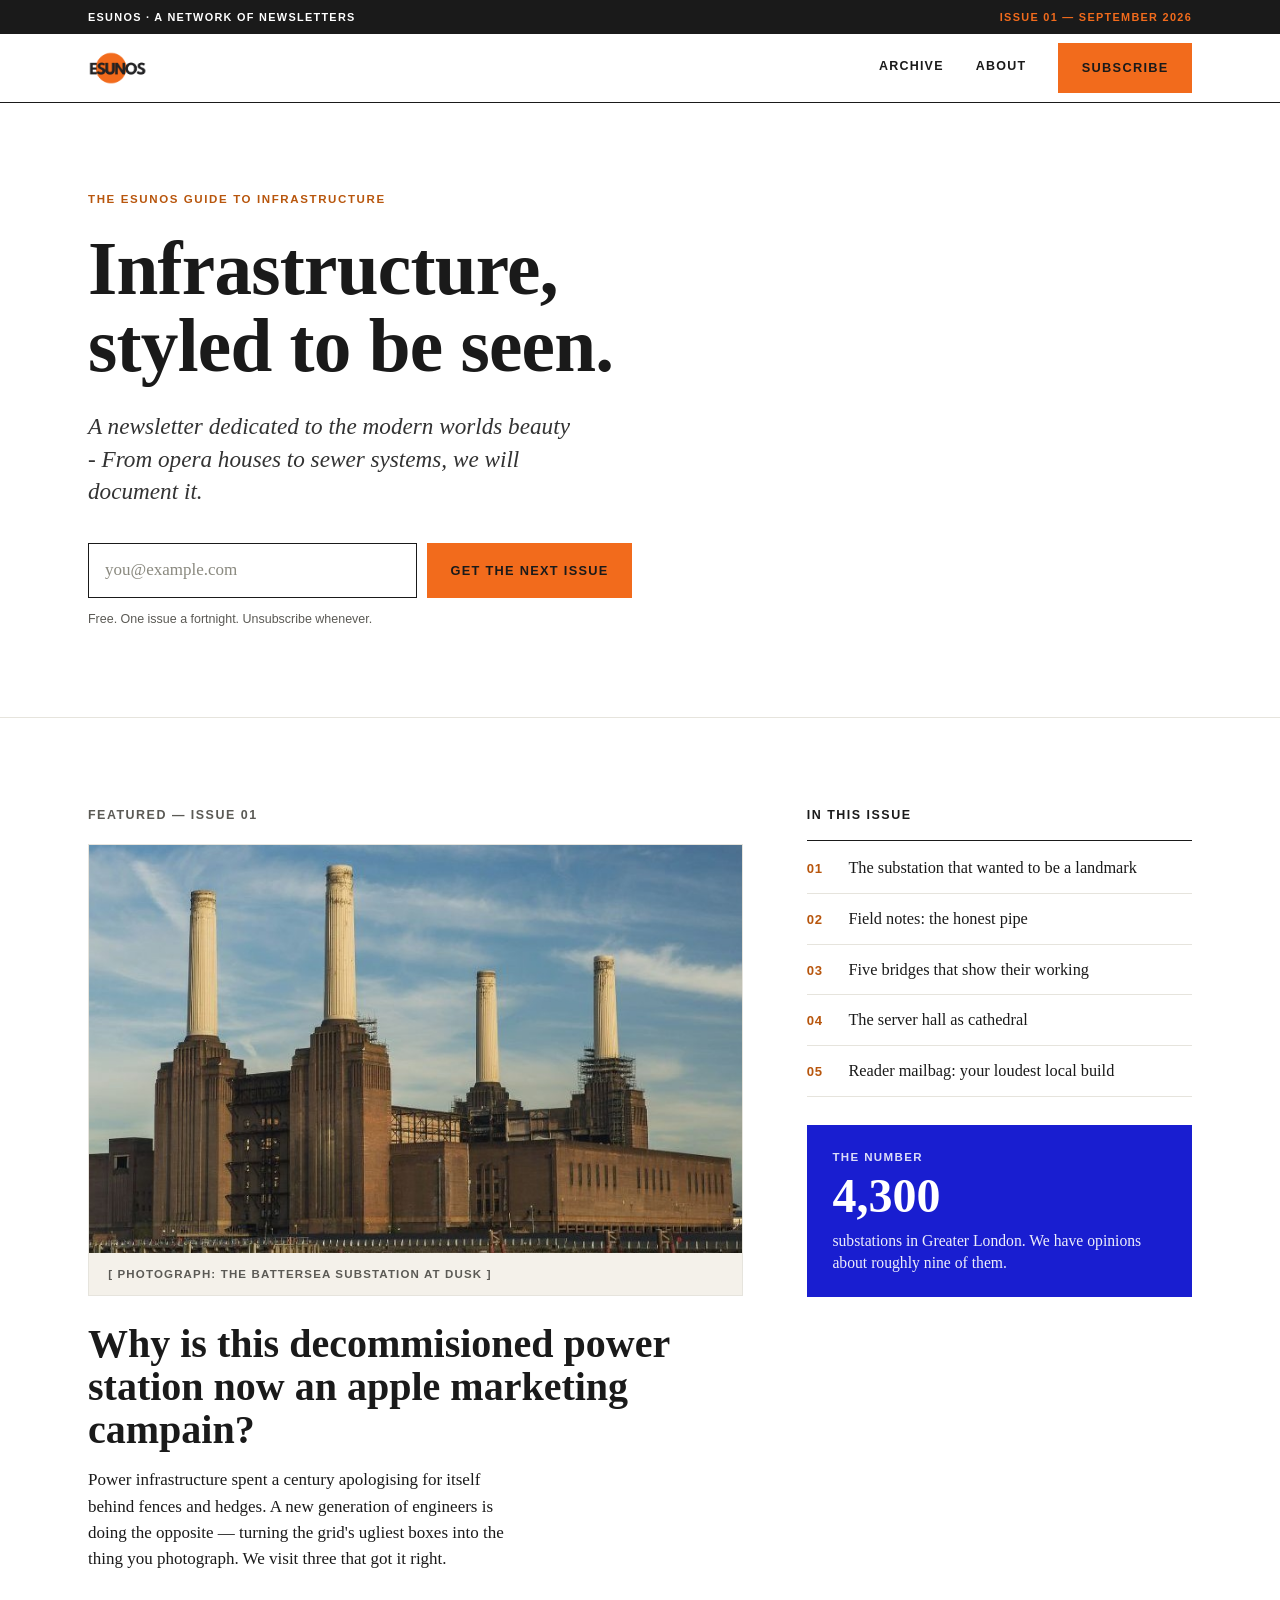
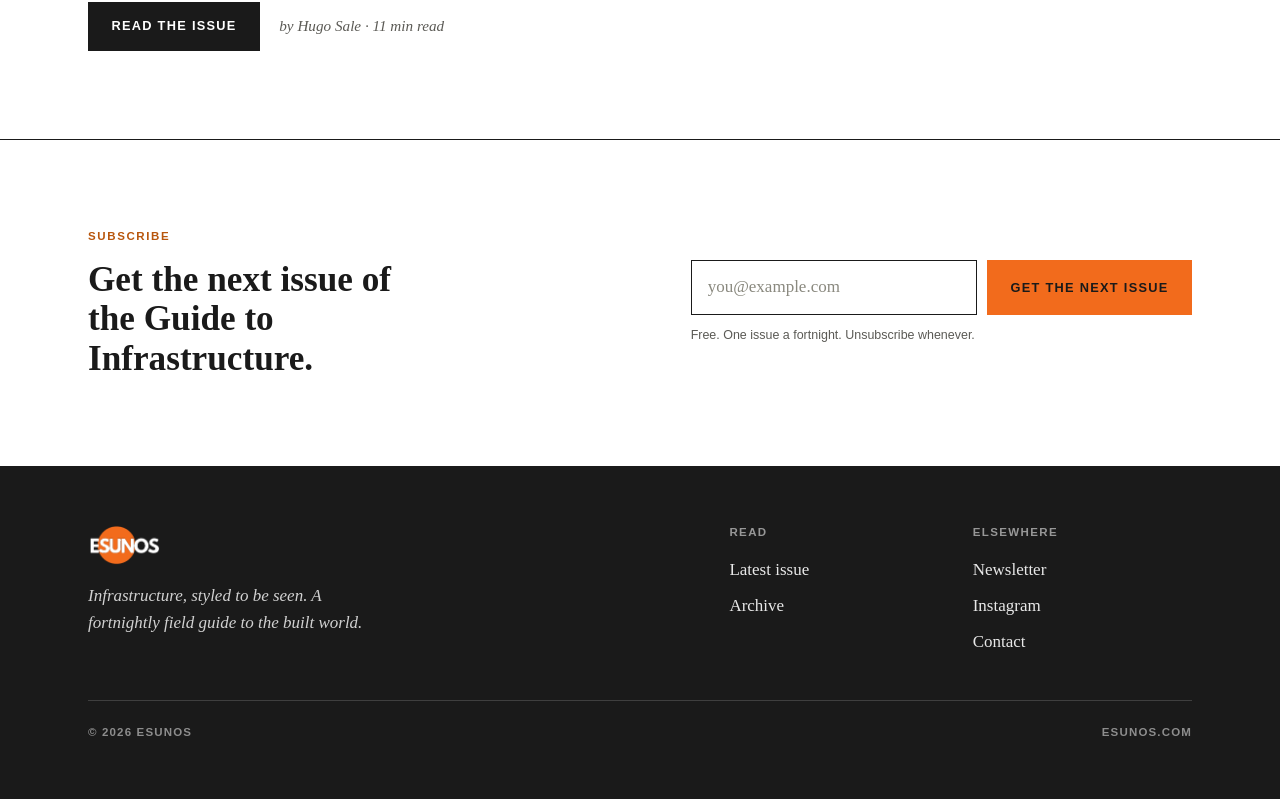
<file: index.html>
<!DOCTYPE html>
<html lang="en">
<head>
  <meta charset="utf-8">
  <meta name="viewport" content="width=device-width, initial-scale=1">

  <!-- data-ref [L0000] -->
  <title>ESUNOS — The Guide to Infrastructure</title>
  <!-- data-ref [L0001] -->
  <meta name="description" content="A newsletter dedicated to the modern worlds beauty - From opera houses to sewer systems, we will document it. ">

  <link rel="canonical" href="https://esunos.com/">
  <link rel="icon" href="favicon.svg" type="image/svg+xml">
  <meta name="theme-color" content="#f26b1c">

  <!-- Open Graph / social share (audit item 9) -->
  <meta property="og:type" content="website">
  <meta property="og:site_name" content="ESUNOS">
  <meta property="og:title" content="ESUNOS — The Guide to Infrastructure">
  <meta property="og:description" content="Infrastructure, styled to be seen. A fortnightly field guide to the built world.">
  <meta property="og:url" content="https://esunos.com/">
  <meta property="og:image" content="https://esunos.com/og-image.png">
  <meta name="twitter:card" content="summary_large_image">
  <meta name="twitter:title" content="ESUNOS — The Guide to Infrastructure">
  <meta name="twitter:description" content="Infrastructure, styled to be seen. A fortnightly field guide to the built world.">
  <meta name="twitter:image" content="https://esunos.com/og-image.png">

  <link rel="stylesheet" href="styles.css">

  <!-- Structured data (audit item 9) -->
  <script type="application/ld+json">
  {
    "@context": "https://schema.org",
    "@type": "Organization",
    "name": "ESUNOS",
    "url": "https://esunos.com/",
    "description": "A network of newsletters. The first is The ESUNOS Guide to Infrastructure.",
    "logo": "https://esunos.com/og-image.png"
  }
  </script>
</head>
<body>
  <a class="skip-link" href="#main">Skip to content</a>

  <!-- ===================== UTILITY BAR ===================== -->
  <div class="utilitybar">
    <div class="wrap">
      <!-- data-ref [L0600] -->
      <span data-ref="[L0600]">ESUNOS · A Network of Newsletters</span>
      <!-- data-ref [L7800] -->
      <span class="utilitybar__issue" data-ref="[L7800]">Issue 01 — September 2026</span>
    </div>
  </div>

  <!-- ===================== MASTHEAD / NAV ===================== -->
  <header class="masthead">
    <div class="wrap">
      <a class="logo-link" href="/" aria-label="ESUNOS home">
        <img class="logo" src="logo.png" alt="ESUNOS" width="297" height="172">
      </a>
      <nav class="mainnav" aria-label="Primary">
        <div class="mainnav__links">
          <!-- data-ref [L6802] --><a class="navlink" href="#dispatches" data-ref="[L6802]">Archive</a>
          <!-- data-ref [L7602] --><a class="navlink" href="about.html" data-ref="[L7602]">About</a>
        </div>
        <a class="btn btn--orange" href="#subscribe">Subscribe</a>
      </nav>
    </div>
  </header>

  <main id="main">

    <!-- ===================== HERO ===================== -->
    <section class="hero" aria-labelledby="hero-title">
      <div class="wrap">
        <!-- data-ref [L0607] -->
        <p class="eyebrow hero__eyebrow" data-ref="[L0607]">The ESUNOS Guide to Infrastructure</p>
        <!-- data-ref [L0608] -->
        <h1 class="hero__title" id="hero-title" data-ref="[L0608]">Infrastructure, styled to be seen.</h1>
        <!-- data-ref [L0614] -->
        <p class="hero__deck" data-ref="[L0614]">A newsletter dedicated to the modern worlds beauty - From opera houses to sewer systems, we will document it. </p>

        <!-- Subscribe form. PLACEHOLDER: not wired to an email provider.
             Wire to Buttondown / Kit / Resend later — see README.md. -->
        <form class="signup" data-esp="PLACEHOLDER" novalidate>
          <div class="signup__row">
            <label class="visually-hidden" for="hero-email">Email address</label>
            <!-- data-ref [L0619] (input placeholder text) -->
            <input class="signup__input" id="hero-email" name="email" type="email"
                   inputmode="email" autocomplete="email" required
                   placeholder="you@example.com" data-ref="[L0619]"
                   aria-describedby="hero-note">
            <button class="btn btn--orange" type="submit">Get the next issue</button>
          </div>
          <!-- data-ref [L0621] -->
          <p class="signup__note" id="hero-note" data-ref="[L0621]">Free. One issue a fortnight. Unsubscribe whenever.</p>
          <p class="signup__success" role="status" aria-live="polite">Thanks — check your inbox to confirm your subscription.</p>
        </form>
      </div>
    </section>

    <hr class="section-rule">

    <!-- ===================== FEATURED ISSUE ===================== -->
    <section class="featured" id="featured" aria-labelledby="featured-headline">
      <div class="wrap featured__grid">
        <div class="featured__main">
          <!-- data-ref [L0628] -->
          <p class="label featured__label" data-ref="[L0628]">Featured — Issue 01</p>
          <figure class="figure">
            <img src="images/battersea-station.jpg" alt="The Battersea substation lit at dusk">
            <!-- data-ref [L0842] -->
            <figcaption class="figure__caption" data-ref="[L0842]">[ Photograph: the Battersea substation at dusk ]</figcaption>
          </figure>
          <!-- data-ref [L0644] -->
          <h2 class="featured__headline" id="featured-headline" data-ref="[L0644]"><a href="issue-01.html">Why is this decommisioned power station now an apple marketing campain?</a></h2>
          <!-- data-ref [L0647] -->
          <p class="featured__body" data-ref="[L0647]">Power infrastructure spent a century apologising for itself behind fences and hedges. A new generation of engineers is doing the opposite — turning the grid's ugliest boxes into the thing you photograph. We visit three that got it right.</p>
          <div class="featured__foot">
            <a class="btn btn--ink" href="issue-01.html">Read the issue</a>
            <!-- data-ref [L2152] -->
            <span class="featured__byline" data-ref="[L2152]">by Hugo Sale · 11 min read</span>
          </div>
        </div>

        <aside class="featured__rail" aria-labelledby="rail-heading">
          <!-- data-ref [L6328] -->
          <h3 class="label rail__heading" id="rail-heading" data-ref="[L6328]">In this issue</h3>
          <ol class="rail__list">
            <li class="rail__item"><span class="rail__num" aria-hidden="true">01</span><!-- data-ref [L6629] --><span class="rail__title" data-ref="[L6629]">The substation that wanted to be a landmark</span></li>
            <li class="rail__item"><span class="rail__num" aria-hidden="true">02</span><!-- data-ref [L6631] --><span class="rail__title" data-ref="[L6631]">Field notes: the honest pipe</span></li>
            <li class="rail__item"><span class="rail__num" aria-hidden="true">03</span><!-- data-ref [L6633] --><span class="rail__title" data-ref="[L6633]">Five bridges that show their working</span></li>
            <li class="rail__item"><span class="rail__num" aria-hidden="true">04</span><!-- data-ref [L6635] --><span class="rail__title" data-ref="[L6635]">The server hall as cathedral</span></li>
            <li class="rail__item"><span class="rail__num" aria-hidden="true">05</span><!-- data-ref [L6636] --><span class="rail__title" data-ref="[L6636]">Reader mailbag: your loudest local build</span></li>
          </ol>

          <div class="statbox">
            <!-- data-ref [L6539] -->
            <p class="statbox__label" data-ref="[L6539]">The number</p>
            <!-- data-ref [L6540] -->
            <p class="statbox__number" data-ref="[L6540]">4,300</p>
            <!-- data-ref [L6542] -->
            <p class="statbox__caption" data-ref="[L6542]">substations in Greater London. We have opinions about roughly nine of them.</p>
          </div>
        </aside>
      </div>
    </section>

    <!-- RECENT DISPATCHES removed 2026-09-25 — full markup parked in inactive/recent-dispatches.txt -->
    <!-- NETWORK BAND removed 2026-09-25 — full markup parked in inactive/network-band.txt -->

    <!-- ===================== CLOSING SUBSCRIBE BAND ===================== -->
    <!-- Added per audit item 3 (repeat the form). Not in the original sketch. -->
    <section class="closing" id="subscribe" aria-labelledby="closing-heading">
      <div class="wrap closing__grid">
        <div>
          <!-- data-ref [L0679] -->
          <p class="eyebrow closing__eyebrow" data-ref="[L0679]">Subscribe</p>
          <!-- data-ref [L0680] -->
          <h2 class="closing__heading" id="closing-heading" data-ref="[L0680]">Get the next issue of the Guide to Infrastructure.</h2>
        </div>
        <form class="signup" data-esp="PLACEHOLDER" novalidate>
          <div class="signup__row">
            <label class="visually-hidden" for="closing-email">Email address</label>
            <!-- data-ref [L5380] -->
            <input class="signup__input" id="closing-email" name="email" type="email"
                   inputmode="email" autocomplete="email" required
                   placeholder="you@example.com" data-ref="[L5380]"
                   aria-describedby="closing-note">
            <button class="btn btn--orange" type="submit">Get the next issue</button>
          </div>
          <!-- data-ref [L5383] -->
          <p class="signup__note" id="closing-note" data-ref="[L5383]">Free. One issue a fortnight. Unsubscribe whenever.</p>
          <p class="signup__success" role="status" aria-live="polite">Thanks — check your inbox to confirm your subscription.</p>
        </form>
      </div>
    </section>
  </main>

  <!-- ===================== FOOTER ===================== -->
  <footer class="sitefooter">
    <div class="wrap">
      <div class="footer__top">
        <div class="footer__brand">
          <img class="logo logo--footer" src="logo-light.png" alt="ESUNOS" width="297" height="172">
          <!-- data-ref [L0692] -->
          <p class="footer__tagline" data-ref="[L0692]">Infrastructure, styled to be seen. A fortnightly field guide to the built world.</p>
        </div>
        <div class="footer__cols">
          <div>
            <!-- data-ref [L5690] -->
            <p class="footer__colhead" data-ref="[L5690]">Read</p>
            <ul class="footer__links">
              <!-- data-ref [L5691] --><li><a href="issue-01.html" data-ref="[L5691]">Latest issue</a></li>
              <!-- data-ref [L5692] --><li><a href="#dispatches" data-ref="[L5692]">Archive</a></li>
            </ul>
          </div>
          <div>
            <!-- data-ref [L7690] -->
            <p class="footer__colhead" data-ref="[L7690]">Elsewhere</p>
            <ul class="footer__links">
              <!-- data-ref [L7691] --><li><a href="#subscribe" data-ref="[L7691]">Newsletter</a></li>
              <!-- data-ref [L7692] --><li><a href="about.html" data-ref="[L7692]">Instagram</a></li>
              <!-- data-ref [L7693] --><li><a href="about.html" data-ref="[L7693]">Contact</a></li>
            </ul>
          </div>
        </div>
      </div>
      <div class="footer__bottom">
        <!-- data-ref [L0696] -->
        <span data-ref="[L0696]">© 2026 ESUNOS</span>
        <!-- data-ref [L8696] -->
        <span data-ref="[L8696]">esunos.com</span>
      </div>
    </div>
  </footer>

  <script src="subscribe.js" defer></script>
</body>
</html>
</file>
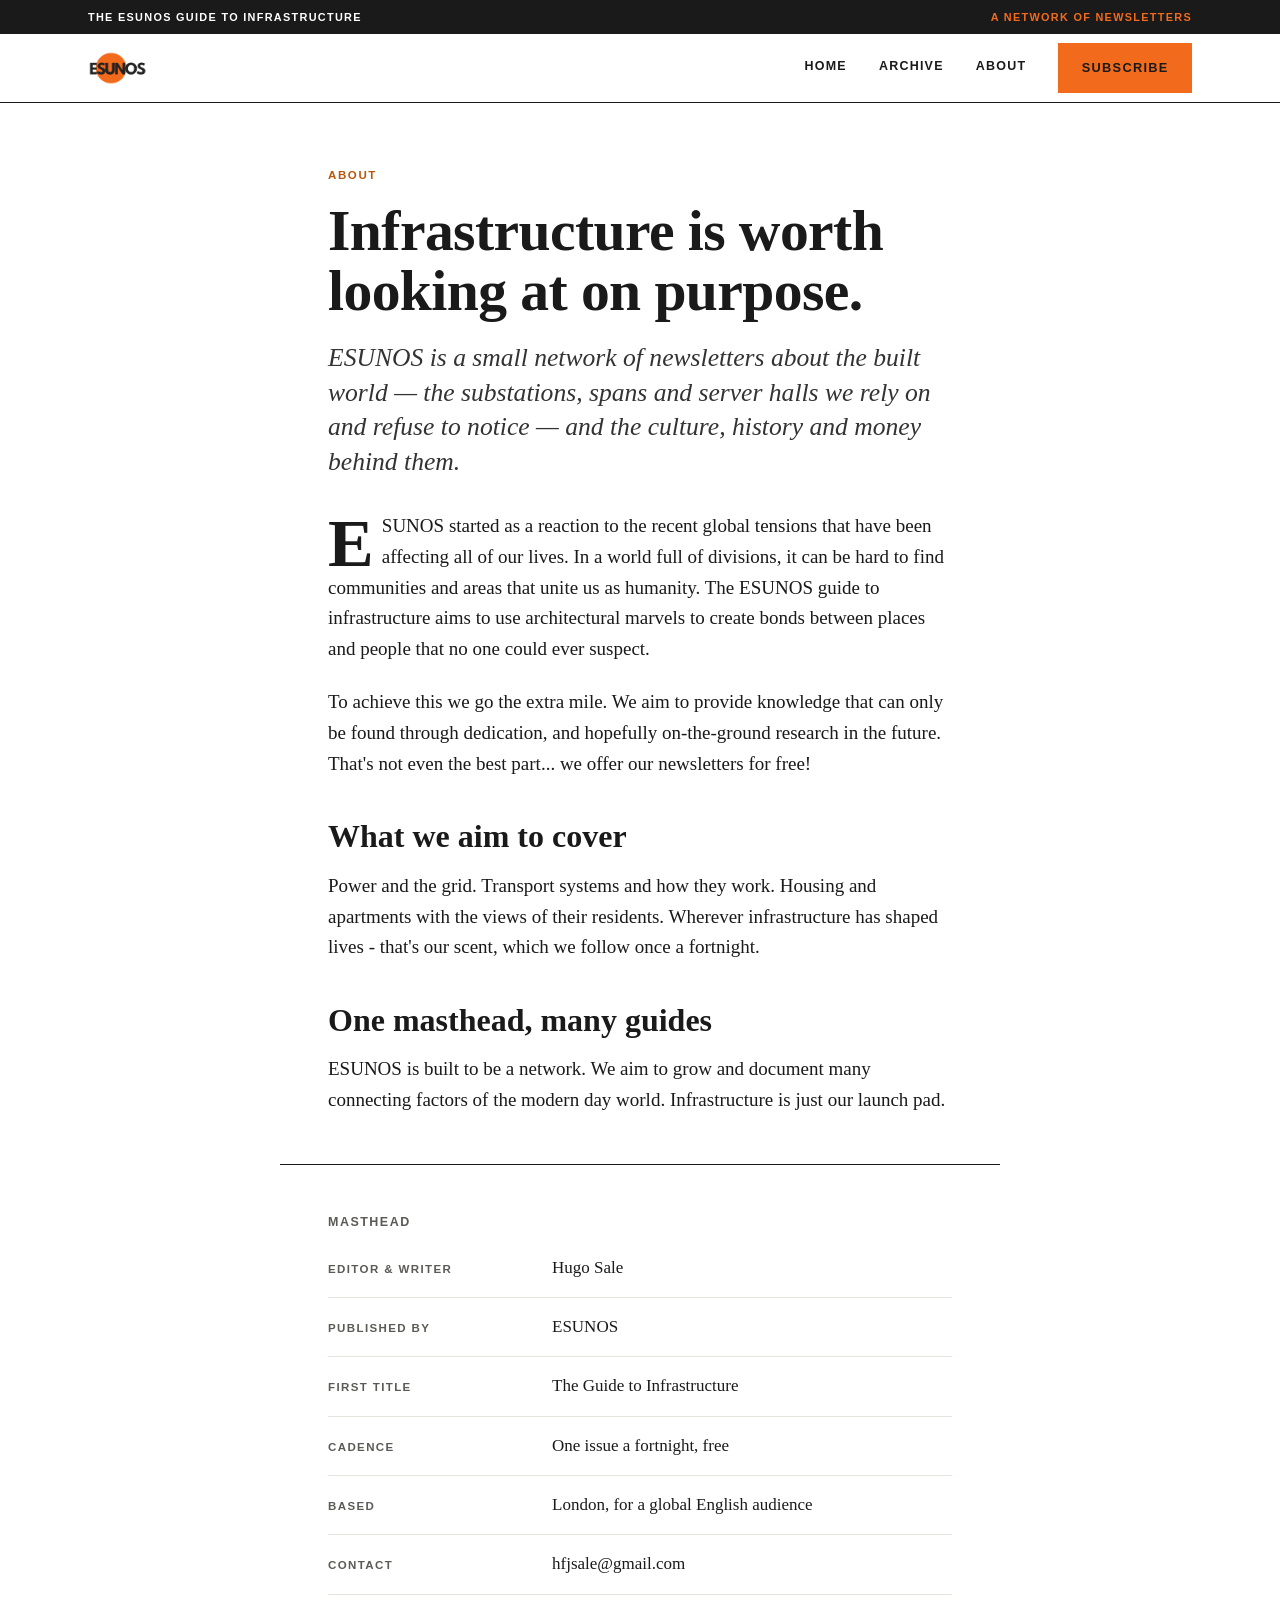
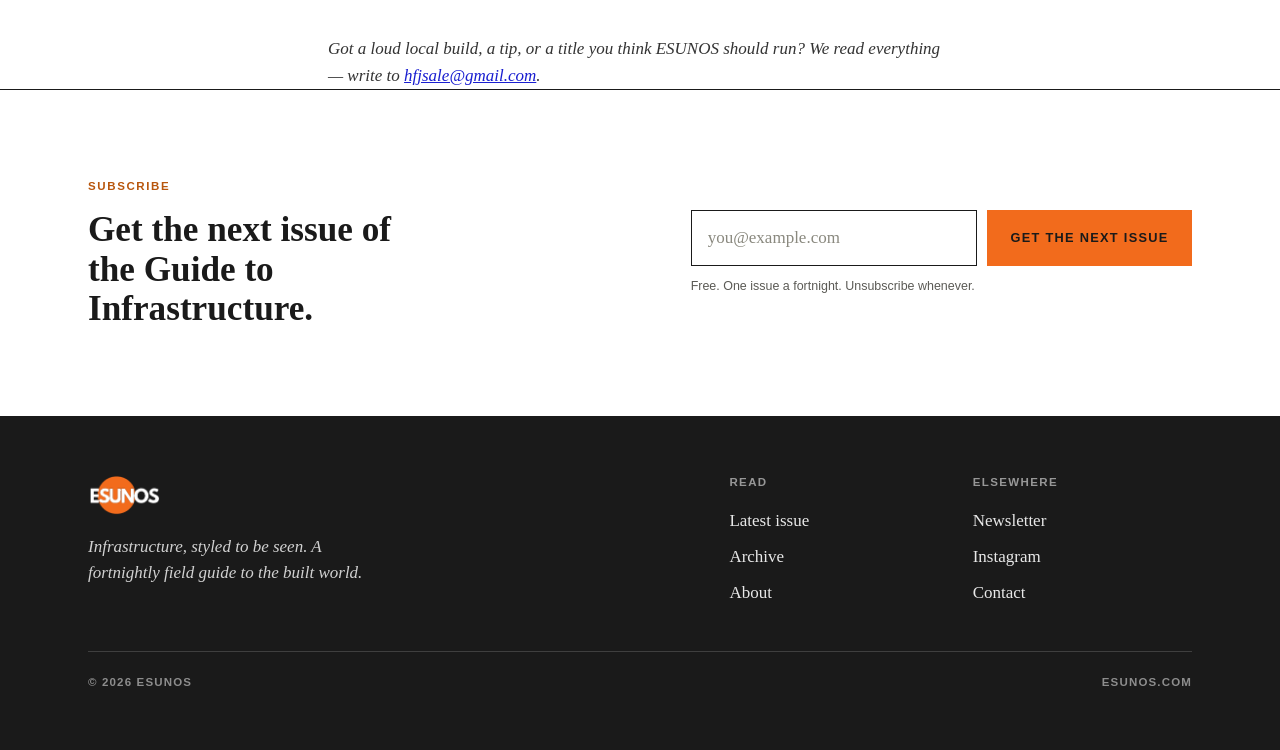
<file: about.html>
<!DOCTYPE html>
<html lang="en">
<head>
  <meta charset="utf-8">
  <meta name="viewport" content="width=device-width, initial-scale=1">

  <!-- data-ref [O0000] -->
  <title>About — ESUNOS</title>
  <!-- data-ref [O0001] -->
  <meta name="description" content="ESUNOS aims to grow into a community that can connect people to the built world - the culture, history, design and the money that drives the force to create infrastructure.">

  <link rel="canonical" href="https://esunos.com/about.html">
  <link rel="icon" href="favicon.svg" type="image/svg+xml">
  <meta name="theme-color" content="#f26b1c">

  <!-- Open Graph / social share -->
  <meta property="og:type" content="website">
  <meta property="og:site_name" content="ESUNOS">
  <meta property="og:title" content="About — ESUNOS">
  <meta property="og:description" content="A network of newsletters about the built world, styled to be seen.">
  <meta property="og:url" content="https://esunos.com/about.html">
  <meta property="og:image" content="https://esunos.com/og-image.png">
  <meta name="twitter:card" content="summary_large_image">

  <link rel="stylesheet" href="styles.css">
</head>
<body>
  <a class="skip-link" href="#main">Skip to content</a>

  <!-- ===================== UTILITY BAR ===================== -->
  <div class="utilitybar">
    <div class="wrap">
      <!-- data-ref [O0600] -->
      <span data-ref="[O0600]">The ESUNOS Guide to Infrastructure</span>
      <!-- data-ref [O7700] -->
      <span class="utilitybar__issue" data-ref="[O7700]">A Network of Newsletters</span>
    </div>
  </div>

  <!-- ===================== MASTHEAD / NAV ===================== -->
  <header class="masthead">
    <div class="wrap">
      <a class="logo-link" href="index.html" aria-label="ESUNOS home">
        <img class="logo" src="logo.png" alt="ESUNOS" width="297" height="172">
      </a>
      <nav class="mainnav" aria-label="Primary">
        <div class="mainnav__links">
          <!-- data-ref [O6202] --><a class="navlink" href="index.html" data-ref="[O6202]">Home</a>
          <!-- data-ref [O6802] --><a class="navlink" href="index.html#dispatches" data-ref="[O6802]">Archive</a>
          <!-- data-ref [O7602] --><a class="navlink" href="about.html" aria-current="page" data-ref="[O7602]">About</a>
        </div>
        <a class="btn btn--orange" href="#subscribe">Subscribe</a>
      </nav>
    </div>
  </header>

  <main id="main">
    <article class="article">

      <!-- ===================== ABOUT HEADER ===================== -->
      <header class="read about-head">
        <!-- data-ref [O2507] -->
        <p class="eyebrow about__eyebrow" data-ref="[O2507]">About</p>
        <!-- data-ref [O2508] -->
        <h1 class="article__title" data-ref="[O2508]">Infrastructure is worth looking at on purpose.</h1>
        <!-- data-ref [O2514] -->
        <p class="article__deck" data-ref="[O2514]">ESUNOS is a small network of newsletters about the built world — the substations, spans and server halls we rely on and refuse to notice — and the culture, history and money behind them.</p>
      </header>

      <!-- ===================== ABOUT BODY ===================== -->
      <div class="read article__body">
        <!-- data-ref [O2520] -->
        <p data-ref="[O2520]">ESUNOS started as a reaction to the recent global tensions that have been affecting all of our lives. In a world full of divisions, it can be hard to find communities and areas that unite us as humanity. The ESUNOS guide to infrastructure aims to use architectural marvels to create bonds between places and people that no one could ever suspect.</p>
        <!-- data-ref [O2529] -->
        <p data-ref="[O2529]">To achieve this we go the extra mile. We aim to provide knowledge that can only be found through dedication, and hopefully on-the-ground research in the future. That's not even the best part... we offer our newsletters for free!</p>

        <!-- data-ref [O2535] -->
        <h2 data-ref="[O2535]">What we aim to cover</h2>
        <!-- data-ref [O2537] -->
        <p data-ref="[O2537]">Power and the grid. Transport systems and how they work. Housing and apartments with the views of their residents. Wherever infrastructure has shaped lives - that's our scent, which we follow once a fortnight.</p>

        <!-- data-ref [O2544] -->
        <h2 data-ref="[O2544]">One masthead, many guides</h2>
        <!-- data-ref [O2546] -->
        <p data-ref="[O2546]">ESUNOS is built to be a network. We aim to grow and document many connecting factors of the modern day world. Infrastructure is just our launch pad.</p>
      </div>

      <!-- ===================== MASTHEAD / CREDITS ===================== -->
      <section class="read about-masthead" aria-labelledby="masthead-heading">
        <!-- data-ref [O2553] -->
        <h2 class="label about-masthead__heading" id="masthead-heading" data-ref="[O2553]">Masthead</h2>
        <dl class="about-credits">
          <div class="about-credits__row">
            <!-- data-ref [O2555] --><dt class="about-credits__label" data-ref="[O2555]">Editor &amp; writer</dt>
            <!-- data-ref [O4355] --><dd class="about-credits__value" data-ref="[O4355]">Hugo Sale</dd>
          </div>
          <div class="about-credits__row">
            <!-- data-ref [O2558] --><dt class="about-credits__label" data-ref="[O2558]">Published by</dt>
            <!-- data-ref [O4358] --><dd class="about-credits__value" data-ref="[O4358]">ESUNOS</dd>
          </div>
          <div class="about-credits__row">
            <!-- data-ref [O2560] --><dt class="about-credits__label" data-ref="[O2560]">First title</dt>
            <!-- data-ref [O4360] --><dd class="about-credits__value" data-ref="[O4360]">The Guide to Infrastructure</dd>
          </div>
          <div class="about-credits__row">
            <!-- data-ref [O2563] --><dt class="about-credits__label" data-ref="[O2563]">Cadence</dt>
            <!-- data-ref [O4362] --><dd class="about-credits__value" data-ref="[O4362]">One issue a fortnight, free</dd>
          </div>
          <div class="about-credits__row">
            <!-- data-ref [O2565] --><dt class="about-credits__label" data-ref="[O2565]">Based</dt>
            <!-- data-ref [O4365] --><dd class="about-credits__value" data-ref="[O4365]">London, for a global English audience</dd>
          </div>
          <div class="about-credits__row">
            <!-- data-ref [O2567] --><dt class="about-credits__label" data-ref="[O2567]">Contact</dt>
            <!-- data-ref [O4367] --><dd class="about-credits__value" data-ref="[O4367]">hfjsale@gmail.com</dd>
          </div>
        </dl>
      </section>

      <!-- ===================== CONTACT / PITCH ===================== -->
      <section class="read about-contact">
        <!-- data-ref [O2570] -->
        <p class="about-contact__line" data-ref="[O2570]">Got a loud local build, a tip, or a title you think ESUNOS should run? We read everything — write to <a href="mailto:hfjsale@gmail.com">hfjsale@gmail.com</a>.</p>
      </section>

    </article>

    <!-- ===================== CLOSING SUBSCRIBE BAND ===================== -->
    <section class="closing" id="subscribe" aria-labelledby="closing-heading">
      <div class="wrap closing__grid">
        <div>
          <!-- data-ref [O0676] -->
          <p class="eyebrow closing__eyebrow" data-ref="[O0676]">Subscribe</p>
          <!-- data-ref [O0677] -->
          <h2 class="closing__heading" id="closing-heading" data-ref="[O0677]">Get the next issue of the Guide to Infrastructure.</h2>
        </div>
        <form class="signup" data-esp="PLACEHOLDER" novalidate>
          <div class="signup__row">
            <label class="visually-hidden" for="about-email">Email address</label>
            <!-- data-ref [O5377] -->
            <input class="signup__input" id="about-email" name="email" type="email"
                   inputmode="email" autocomplete="email" required
                   placeholder="you@example.com" data-ref="[O5377]"
                   aria-describedby="about-note">
            <button class="btn btn--orange" type="submit">Get the next issue</button>
          </div>
          <!-- data-ref [O5380] -->
          <p class="signup__note" id="about-note" data-ref="[O5380]">Free. One issue a fortnight. Unsubscribe whenever.</p>
          <p class="signup__success" role="status" aria-live="polite">Thanks — check your inbox to confirm your subscription.</p>
        </form>
      </div>
    </section>
  </main>

  <!-- ===================== FOOTER ===================== -->
  <footer class="sitefooter">
    <div class="wrap">
      <div class="footer__top">
        <div class="footer__brand">
          <img class="logo logo--footer" src="logo-light.png" alt="ESUNOS" width="297" height="172">
          <!-- data-ref [O0690] -->
          <p class="footer__tagline" data-ref="[O0690]">Infrastructure, styled to be seen. A fortnightly field guide to the built world.</p>
        </div>
        <div class="footer__cols">
          <div>
            <!-- data-ref [O5688] -->
            <p class="footer__colhead" data-ref="[O5688]">Read</p>
            <ul class="footer__links">
              <!-- data-ref [O5689] --><li><a href="issue-01.html" data-ref="[O5689]">Latest issue</a></li>
              <!-- data-ref [O5691] --><li><a href="index.html#dispatches" data-ref="[O5691]">Archive</a></li>
              <!-- data-ref [O5692] --><li><a href="about.html" data-ref="[O5692]">About</a></li>
            </ul>
          </div>
          <div>
            <!-- data-ref [O7688] -->
            <p class="footer__colhead" data-ref="[O7688]">Elsewhere</p>
            <ul class="footer__links">
              <!-- data-ref [O7689] --><li><a href="index.html#subscribe" data-ref="[O7689]">Newsletter</a></li>
              <!-- data-ref [O7691] --><li><a href="about.html" data-ref="[O7691]">Instagram</a></li>
              <!-- data-ref [O7692] --><li><a href="about.html" data-ref="[O7692]">Contact</a></li>
            </ul>
          </div>
        </div>
      </div>
      <div class="footer__bottom">
        <!-- data-ref [O0696] -->
        <span data-ref="[O0696]">© 2026 ESUNOS</span>
        <!-- data-ref [O8696] -->
        <span data-ref="[O8696]">esunos.com</span>
      </div>
    </div>
  </footer>

  <script src="subscribe.js" defer></script>
</body>
</html>
</file>
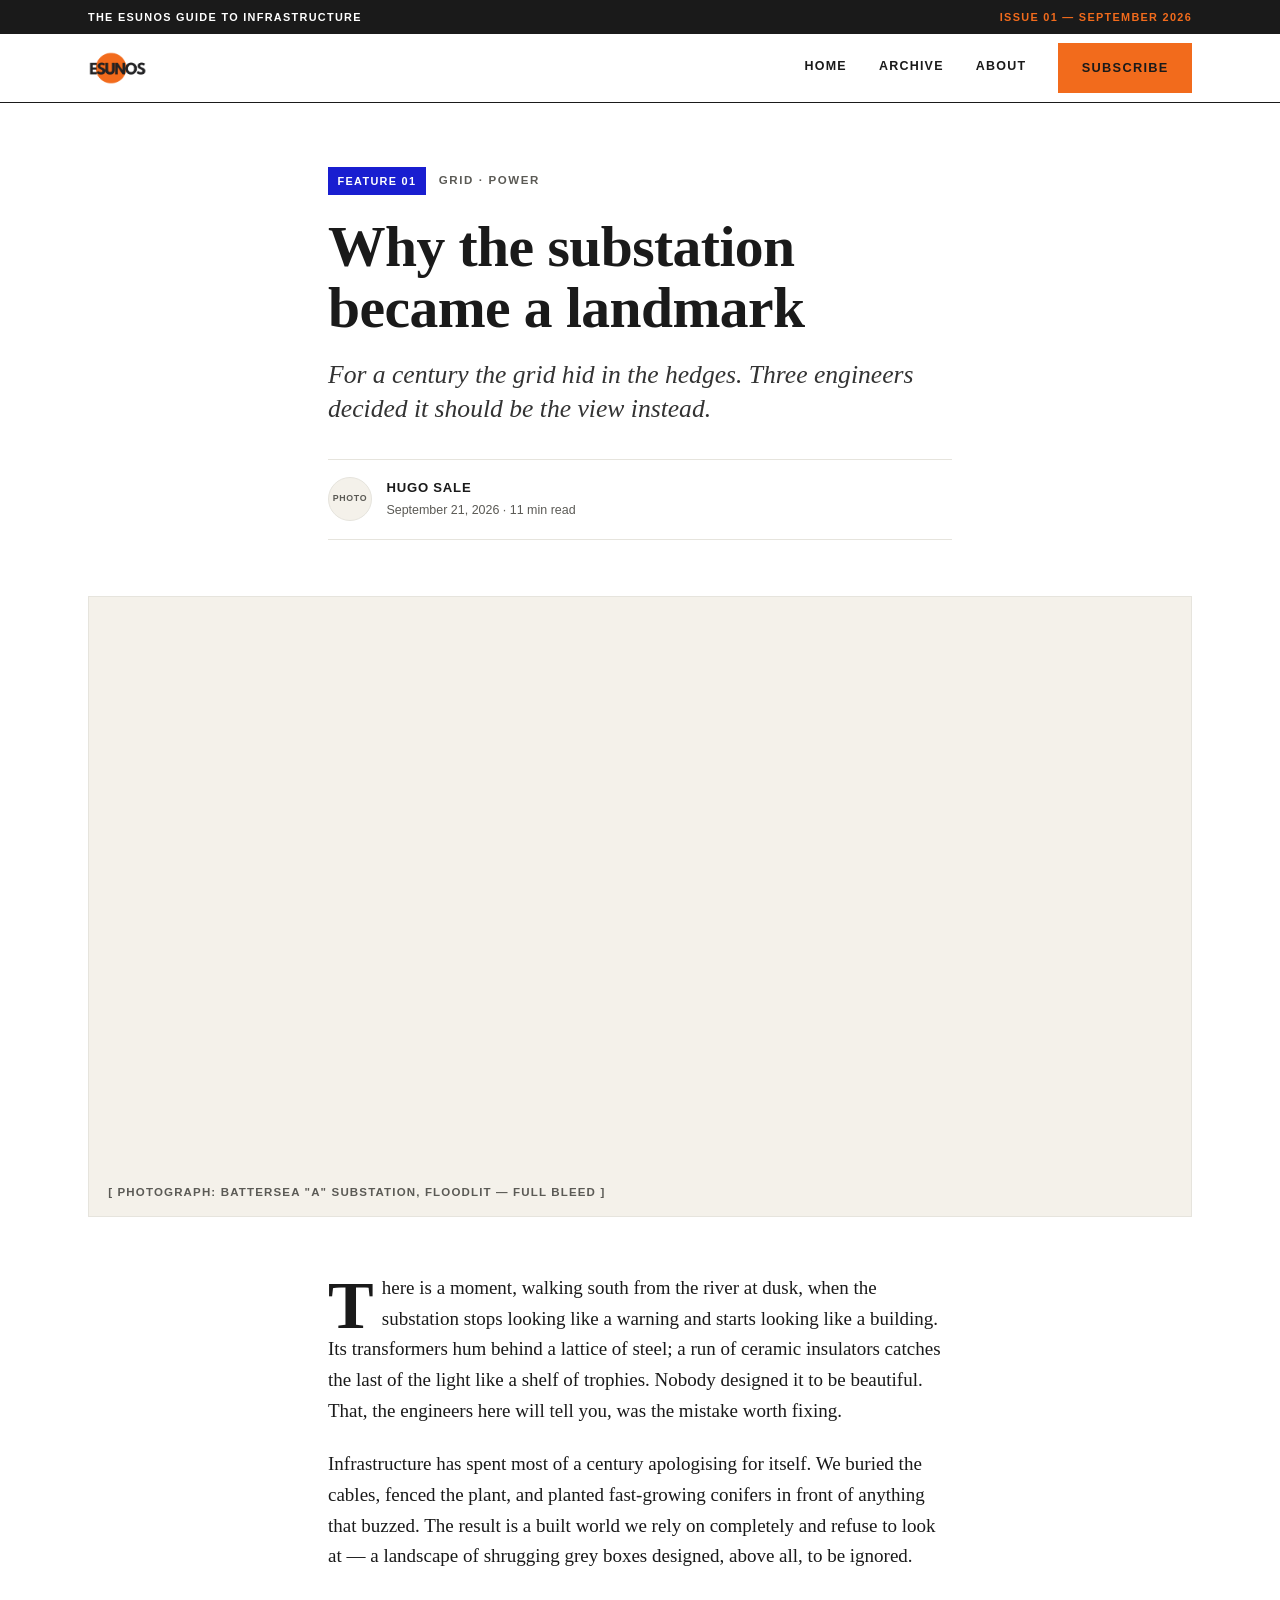
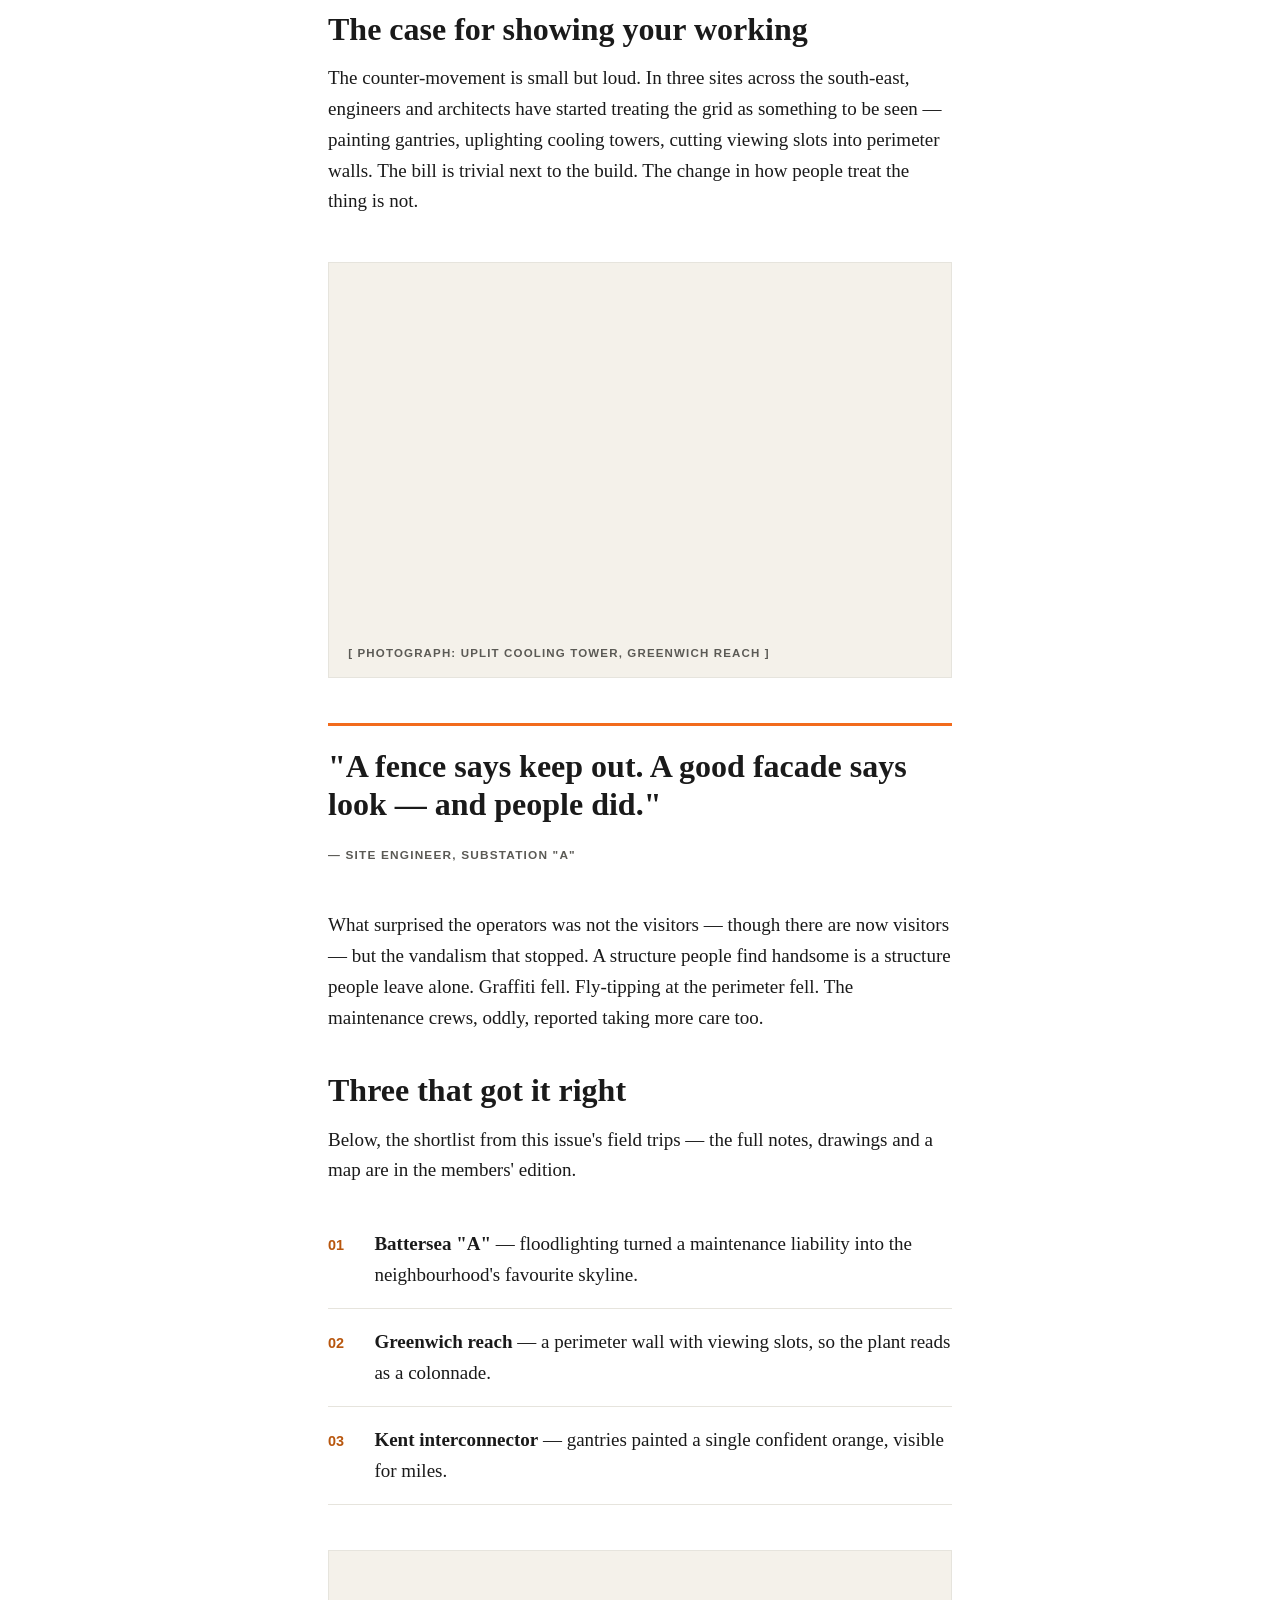
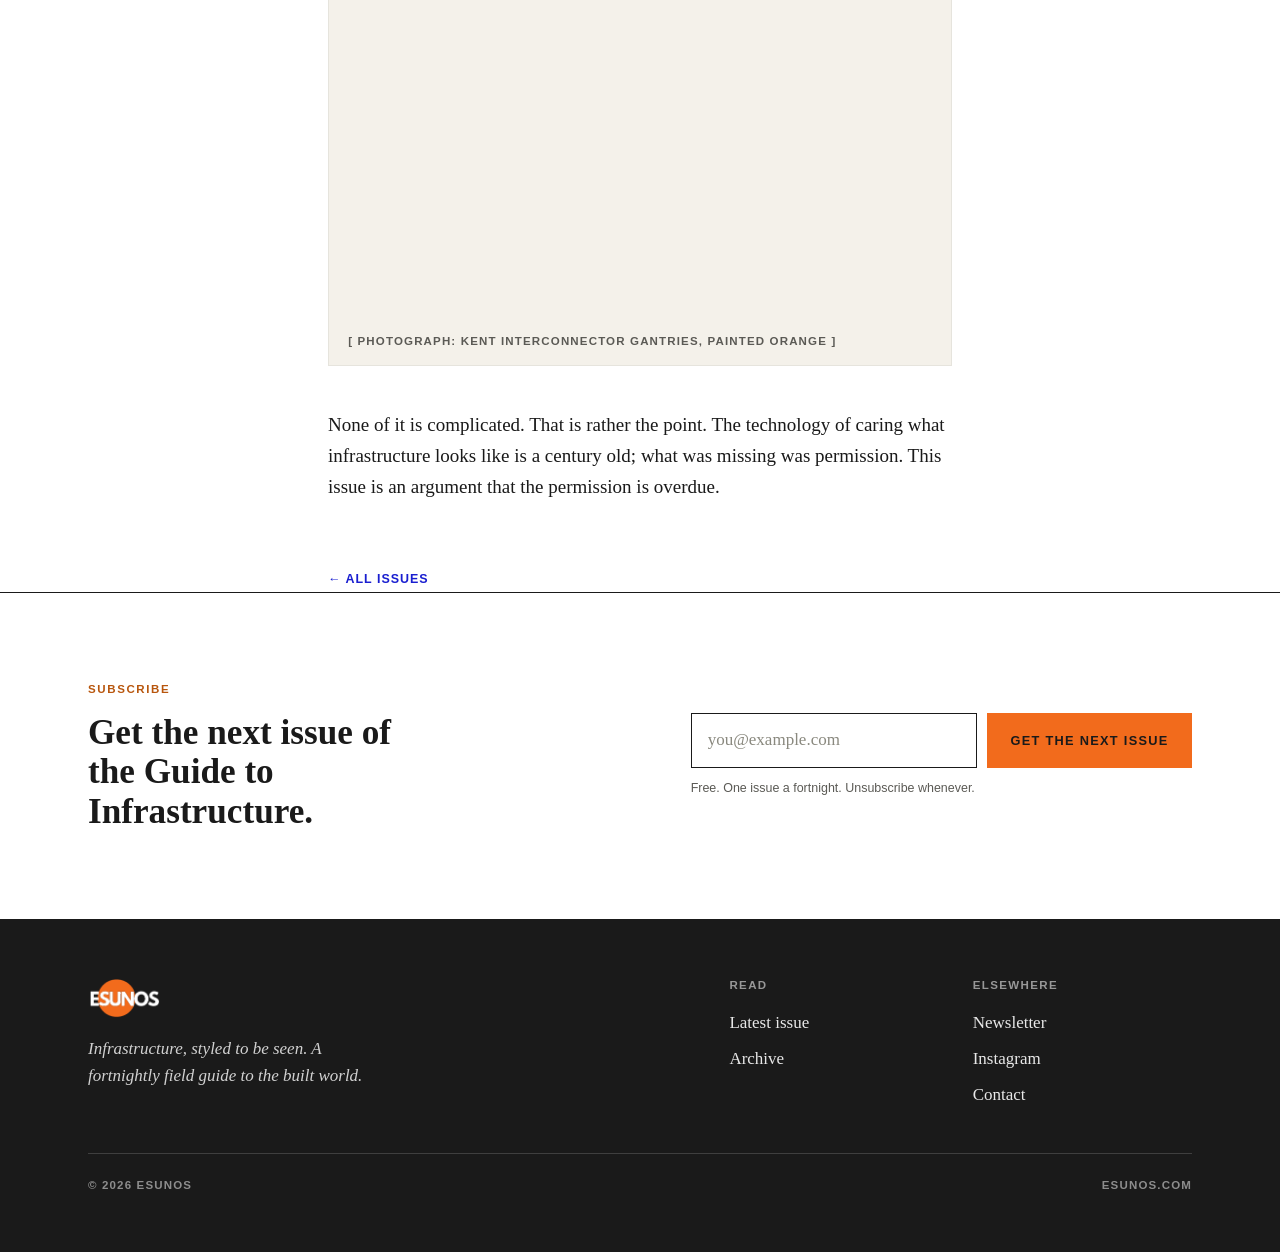
<file: issue-01.html>
<!DOCTYPE html>
<html lang="en">
<head>
  <meta charset="utf-8">
  <meta name="viewport" content="width=device-width, initial-scale=1">

  <!-- data-ref [I0000] -->
  <title>Why the substation became a landmark — ESUNOS Issue 01</title>
  <!-- data-ref [I0001] -->
  <meta name="description" content="For a century the grid hid in the hedges. Three engineers decided it should be the view instead. The ESUNOS Guide to Infrastructure, Issue 01.">

  <link rel="canonical" href="https://esunos.com/issue-01.html">
  <link rel="icon" href="favicon.svg" type="image/svg+xml">
  <meta name="theme-color" content="#f26b1c">

  <!-- Open Graph / social share -->
  <meta property="og:type" content="article">
  <meta property="og:site_name" content="ESUNOS">
  <meta property="og:title" content="Why the substation became a landmark">
  <meta property="og:description" content="For a century the grid hid in the hedges. Three engineers decided it should be the view instead.">
  <meta property="og:url" content="https://esunos.com/issue-01.html">
  <meta property="og:image" content="https://esunos.com/og-image.png">
  <meta name="twitter:card" content="summary_large_image">

  <link rel="stylesheet" href="styles.css">

  <script type="application/ld+json">
  {
    "@context": "https://schema.org",
    "@type": "Article",
    "headline": "Why the substation became a landmark",
    "author": { "@type": "Person", "name": "Hugo Sale" },
    "publisher": { "@type": "Organization", "name": "ESUNOS" },
    "datePublished": "2026-09-21",
    "url": "https://esunos.com/issue-01.html"
  }
  </script>
</head>
<body>
  <a class="skip-link" href="#main">Skip to content</a>

  <!-- ===================== UTILITY BAR ===================== -->
  <div class="utilitybar">
    <div class="wrap">
      <!-- data-ref [I0600] -->
      <span data-ref="[I0600]">The ESUNOS Guide to Infrastructure</span>
      <!-- data-ref [I7800] -->
      <span class="utilitybar__issue" data-ref="[I7800]">Issue 01 — September 2026</span>
    </div>
  </div>

  <!-- ===================== MASTHEAD / NAV ===================== -->
  <header class="masthead">
    <div class="wrap">
      <a class="logo-link" href="index.html" aria-label="ESUNOS home">
        <img class="logo" src="logo.png" alt="ESUNOS" width="297" height="172">
      </a>
      <nav class="mainnav" aria-label="Primary">
        <div class="mainnav__links">
          <!-- data-ref [I6201] --><a class="navlink" href="index.html" data-ref="[I6201]">Home</a>
          <!-- data-ref [I6801] --><a class="navlink" href="index.html#dispatches" data-ref="[I6801]">Archive</a>
          <!-- data-ref [I7601] --><a class="navlink" href="about.html" data-ref="[I7601]">About</a>
        </div>
        <a class="btn btn--orange" href="#subscribe">Subscribe</a>
      </nav>
    </div>
  </header>

  <main id="main">
    <article class="article">

      <!-- ===================== ARTICLE HEADER ===================== -->
      <header class="read">
        <div class="article__meta">
          <!-- data-ref [I2504] -->
          <span class="pill" data-ref="[I2504]">Feature 01</span>
          <!-- data-ref [I3404] -->
          <span class="eyebrow article__kicker" data-ref="[I3404]">Grid · Power</span>
        </div>
        <!-- data-ref [I2505] -->
        <h1 class="article__title" data-ref="[I2505]">Why the substation became a landmark</h1>
        <!-- data-ref [I2508] -->
        <p class="article__deck" data-ref="[I2508]">For a century the grid hid in the hedges. Three engineers decided it should be the view instead.</p>

        <div class="byline">
          <!-- PHOTO AREA — author avatar. Replace this div with:
               <img class="byline__avatar" src="authors/hugo.jpg" alt="Hugo Sale"> -->
          <!-- data-ref [I2511] -->
          <div class="byline__avatar" data-ref="[I2511]" role="img" aria-label="Author photo placeholder">PHOTO</div>
          <div>
            <!-- data-ref [I3011] -->
            <div class="byline__name" data-ref="[I3011]">Hugo Sale</div>
            <!-- data-ref [I3012] -->
            <div class="byline__meta" data-ref="[I3012]">September 21, 2026 · 11 min read</div>
          </div>
        </div>
      </header>

      <!-- ===================== LEAD PHOTO (full bleed) ===================== -->
      <div class="wrap">
        <!-- PHOTO AREA 1 — lead image. Replace with:
             <img src="issue-01/lead.jpg" alt="…"> inside the <figure>. -->
        <figure class="figure figure--bleed">
          <!-- data-ref [I0826] -->
          <figcaption class="figure__caption" data-ref="[I0826]">[ Photograph: Battersea "A" substation, floodlit — full bleed ]</figcaption>
        </figure>
      </div>

      <!-- ===================== ARTICLE BODY ===================== -->
      <div class="read article__body">
        <!-- data-ref [I2528] -->
        <p data-ref="[I2528]">There is a moment, walking south from the river at dusk, when the substation stops looking like a warning and starts looking like a building. Its transformers hum behind a lattice of steel; a run of ceramic insulators catches the last of the light like a shelf of trophies. Nobody designed it to be beautiful. That, the engineers here will tell you, was the mistake worth fixing.</p>
        <!-- data-ref [I2532] -->
        <p data-ref="[I2532]">Infrastructure has spent most of a century apologising for itself. We buried the cables, fenced the plant, and planted fast-growing conifers in front of anything that buzzed. The result is a built world we rely on completely and refuse to look at — a landscape of shrugging grey boxes designed, above all, to be ignored.</p>

        <!-- data-ref [I2536] -->
        <h2 data-ref="[I2536]">The case for showing your working</h2>
        <!-- data-ref [I2537] -->
        <p data-ref="[I2537]">The counter-movement is small but loud. In three sites across the south-east, engineers and architects have started treating the grid as something to be seen — painting gantries, uplighting cooling towers, cutting viewing slots into perimeter walls. The bill is trivial next to the build. The change in how people treat the thing is not.</p>

        <!-- PHOTO AREA 2 — in-body figure. Replace with an <img> inside the <figure>. -->
        <figure class="figure figure--inline">
          <!-- data-ref [I2750] -->
          <figcaption class="figure__caption" data-ref="[I2750]">[ Photograph: uplit cooling tower, Greenwich reach ]</figcaption>
        </figure>

        <blockquote class="pullquote">
          <!-- data-ref [I2552] -->
          <p data-ref="[I2552]">"A fence says keep out. A good facade says look — and people did."</p>
          <!-- data-ref [I2554] -->
          <cite data-ref="[I2554]">— Site engineer, Substation "A"</cite>
        </blockquote>

        <!-- data-ref [I2556] -->
        <p data-ref="[I2556]">What surprised the operators was not the visitors — though there are now visitors — but the vandalism that stopped. A structure people find handsome is a structure people leave alone. Graffiti fell. Fly-tipping at the perimeter fell. The maintenance crews, oddly, reported taking more care too.</p>

        <!-- data-ref [I2559] -->
        <h2 data-ref="[I2559]">Three that got it right</h2>
        <!-- data-ref [I2561] -->
        <p data-ref="[I2561]">Below, the shortlist from this issue's field trips — the full notes, drawings and a map are in the members' edition.</p>

        <ol class="keylist">
          <li><span class="keylist__num" aria-hidden="true">01</span>
            <!-- data-ref [I2963] -->
            <span data-ref="[I2963]"><b>Battersea "A"</b> — floodlighting turned a maintenance liability into the neighbourhood's favourite skyline.</span></li>
          <li><span class="keylist__num" aria-hidden="true">02</span>
            <!-- data-ref [I2965] -->
            <span data-ref="[I2965]"><b>Greenwich reach</b> — a perimeter wall with viewing slots, so the plant reads as a colonnade.</span></li>
          <li><span class="keylist__num" aria-hidden="true">03</span>
            <!-- data-ref [I2967] -->
            <span data-ref="[I2967]"><b>Kent interconnector</b> — gantries painted a single confident orange, visible for miles.</span></li>
        </ol>

        <!-- PHOTO AREA 3 — in-body figure. Replace with an <img> inside the <figure>. -->
        <figure class="figure figure--inline">
          <!-- data-ref [I2779] -->
          <figcaption class="figure__caption" data-ref="[I2779]">[ Photograph: Kent interconnector gantries, painted orange ]</figcaption>
        </figure>

        <!-- data-ref [I2580] -->
        <p data-ref="[I2580]">None of it is complicated. That is rather the point. The technology of caring what infrastructure looks like is a century old; what was missing was permission. This issue is an argument that the permission is overdue.</p>
      </div>

      <div class="read article__back">
        <a href="index.html#dispatches">← All issues</a>
      </div>
    </article>

    <!-- ===================== CLOSING SUBSCRIBE BAND ===================== -->
    <section class="closing" id="subscribe" aria-labelledby="closing-heading">
      <div class="wrap closing__grid">
        <div>
          <!-- data-ref [I0686] -->
          <p class="eyebrow closing__eyebrow" data-ref="[I0686]">Subscribe</p>
          <!-- data-ref [I0687] -->
          <h2 class="closing__heading" id="closing-heading" data-ref="[I0687]">Get the next issue of the Guide to Infrastructure.</h2>
        </div>
        <form class="signup" data-esp="PLACEHOLDER" novalidate>
          <div class="signup__row">
            <label class="visually-hidden" for="issue-email">Email address</label>
            <!-- data-ref [I5387] -->
            <input class="signup__input" id="issue-email" name="email" type="email"
                   inputmode="email" autocomplete="email" required
                   placeholder="you@example.com" data-ref="[I5387]"
                   aria-describedby="issue-note">
            <button class="btn btn--orange" type="submit">Get the next issue</button>
          </div>
          <!-- data-ref [I5389] -->
          <p class="signup__note" id="issue-note" data-ref="[I5389]">Free. One issue a fortnight. Unsubscribe whenever.</p>
          <p class="signup__success" role="status" aria-live="polite">Thanks — check your inbox to confirm your subscription.</p>
        </form>
      </div>
    </section>
  </main>

  <!-- ===================== FOOTER ===================== -->
  <footer class="sitefooter">
    <div class="wrap">
      <div class="footer__top">
        <div class="footer__brand">
          <img class="logo logo--footer" src="logo-light.png" alt="ESUNOS" width="297" height="172">
          <!-- data-ref [I0694] -->
          <p class="footer__tagline" data-ref="[I0694]">Infrastructure, styled to be seen. A fortnightly field guide to the built world.</p>
        </div>
        <div class="footer__cols">
          <div>
            <!-- data-ref [I5693] -->
            <p class="footer__colhead" data-ref="[I5693]">Read</p>
            <ul class="footer__links">
              <!-- data-ref [I5694] --><li><a href="issue-01.html" data-ref="[I5694]">Latest issue</a></li>
              <!-- data-ref [I5695] --><li><a href="index.html#dispatches" data-ref="[I5695]">Archive</a></li>
            </ul>
          </div>
          <div>
            <!-- data-ref [I7693] -->
            <p class="footer__colhead" data-ref="[I7693]">Elsewhere</p>
            <ul class="footer__links">
              <!-- data-ref [I7694] --><li><a href="index.html#subscribe" data-ref="[I7694]">Newsletter</a></li>
              <!-- data-ref [I7695] --><li><a href="about.html" data-ref="[I7695]">Instagram</a></li>
              <!-- data-ref [I7696] --><li><a href="about.html" data-ref="[I7696]">Contact</a></li>
            </ul>
          </div>
        </div>
      </div>
      <div class="footer__bottom">
        <!-- data-ref [I0697] -->
        <span data-ref="[I0697]">© 2026 ESUNOS</span>
        <!-- data-ref [I8697] -->
        <span data-ref="[I8697]">esunos.com</span>
      </div>
    </div>
  </footer>

  <script src="subscribe.js" defer></script>
</body>
</html>
</file>
<file: styles.css>
/* =============================================================
   ESUNOS — Landing page styles
   Grounded in: ESUNOS Website Sketch (page 1), build audit
   (2026-09-21), brand notes. Colours sampled directly from the
   sketch render. See README.md and CONTENT.md.
   ============================================================= */

/* ---- Design tokens ---------------------------------------- */
:root {
  /* Neutrals (the ~90% base) */
  --ink:            #1a1a1a;   /* text, utility bar, footer      */
  --paper:          #ffffff;   /* main background                */
  --paper-warm:     #f9f8f4;   /* alternating band background    */
  --paper-place:    #f4f1ea;   /* image placeholder fill         */
  --meta:           #5b5a55;   /* secondary / meta text (>=4.5:1) */
  --hairline:       #e6e4dd;   /* rules on light backgrounds     */
  --hairline-ink:   rgba(255,255,255,.16); /* rules on dark      */

  /* Accents (the ~10%) — used sparingly, never as large fills */
  --orange:         #f26b1c;   /* BRAND orange: logo + CTA fills */
  --orange-deep:    #b8560d;   /* orange TEXT on light bg (~4.8:1)*/
  --blue:           #191ed0;   /* secondary accent, sparingly    */

  --on-orange:      #1a1a1a;   /* ink text on orange (~6.9:1)    */
  --on-ink:         #ffffff;   /* text on ink                    */

  /* Type */
  --serif: "Times New Roman", Times, "Liberation Serif", Georgia, serif;
  --sans:  "Helvetica Neue", Arial, "Segoe UI", system-ui, -apple-system, sans-serif;

  /* Layout */
  --wrap: 1200px;
  --gutter: clamp(1rem, 4vw, 3rem);
  --rule: 1px solid var(--hairline);
}

/* ---- Reset ------------------------------------------------- */
*, *::before, *::after { box-sizing: border-box; }
* { margin: 0; }
html { -webkit-text-size-adjust: 100%; scroll-behavior: smooth; }
body {
  font-family: var(--serif);
  color: var(--ink);
  background: var(--paper);
  line-height: 1.55;
  font-size: 1.0625rem;
  -webkit-font-smoothing: antialiased;
  text-rendering: optimizeLegibility;
}
img, svg { display: block; max-width: 100%; }
a { color: inherit; }
button { font: inherit; cursor: pointer; }
input { font: inherit; }
:focus-visible {
  outline: 2px solid var(--blue);
  outline-offset: 2px;
}
@media (prefers-reduced-motion: reduce) {
  html { scroll-behavior: auto; }
  * { transition: none !important; animation: none !important; }
}

/* ---- Helpers ----------------------------------------------- */
.wrap { width: 100%; max-width: var(--wrap); margin-inline: auto; padding-inline: var(--gutter); }

.eyebrow {                     /* small uppercase UI label */
  font-family: var(--sans);
  font-size: .72rem;
  font-weight: 700;
  letter-spacing: .14em;
  text-transform: uppercase;
}
.label {                       /* medium uppercase label */
  font-family: var(--sans);
  font-size: .78rem;
  font-weight: 700;
  letter-spacing: .12em;
  text-transform: uppercase;
  color: var(--meta);
}
.accent-orange { color: var(--orange-deep); }
.accent-blue   { color: var(--blue); }

.skip-link {
  position: absolute; left: -999px; top: 0; z-index: 100;
  background: var(--ink); color: var(--on-ink);
  padding: .6rem 1rem; font-family: var(--sans); font-size: .85rem;
}
.skip-link:focus { left: .5rem; top: .5rem; }

.visually-hidden {
  position: absolute !important; width: 1px; height: 1px;
  padding: 0; margin: -1px; overflow: hidden; clip: rect(0 0 0 0);
  white-space: nowrap; border: 0;
}

/* ---- Buttons ----------------------------------------------- */
.btn {
  display: inline-block;
  font-family: var(--sans);
  font-size: .8rem;
  font-weight: 700;
  letter-spacing: .1em;
  text-transform: uppercase;
  text-decoration: none;
  padding: .85rem 1.4rem;
  border: 1px solid transparent;
  transition: background-color .15s ease, color .15s ease;
  white-space: nowrap;
}
.btn--orange { background: var(--orange); color: var(--on-orange); }
.btn--orange:hover { background: #e05f11; }
.btn--ink { background: var(--ink); color: var(--on-ink); }
.btn--ink:hover { background: #000; }

/* ---- Utility bar ------------------------------------------- */
.utilitybar {
  background: var(--ink);
  color: var(--on-ink);
}
.utilitybar .wrap {
  display: flex; justify-content: space-between; align-items: center;
  gap: 1rem; min-height: 34px;
  font-family: var(--sans); font-size: .68rem;
  font-weight: 700; letter-spacing: .12em; text-transform: uppercase;
}
.utilitybar__issue { color: var(--orange); }  /* orange on ink = ~5.7:1 */

/* ---- Header / nav ------------------------------------------ */
.masthead {
  position: sticky; top: 0; z-index: 50;
  background: var(--paper);
  border-bottom: 1px solid var(--ink);
}
.masthead .wrap {
  display: flex; align-items: center; justify-content: space-between;
  gap: 1rem; min-height: 68px;
}
.logo-link { display: inline-flex; align-items: center; }
.logo {                          /* the ESUNOS mark (raster, transparent) */
  height: 34px; width: auto; display: block;
}
@media (max-width: 640px) { .logo { height: 30px; } }
.mainnav { display: flex; align-items: center; gap: clamp(1rem, 2.5vw, 2.2rem); }
.mainnav__links { display: flex; gap: clamp(1rem, 2.5vw, 2.2rem); }
.mainnav a.navlink {
  font-family: var(--sans); font-size: .78rem; font-weight: 700;
  letter-spacing: .1em; text-transform: uppercase; text-decoration: none;
  color: var(--ink); padding: .3rem 0; border-bottom: 2px solid transparent;
}
.mainnav a.navlink:hover { border-bottom-color: var(--orange); }

/* ---- Section rhythm ---------------------------------------- */
main > section { padding-block: clamp(3rem, 7vw, 5.5rem); }
.section-rule { border: 0; border-top: var(--rule); margin: 0; }

/* ---- Hero -------------------------------------------------- */
.hero__eyebrow { color: var(--orange-deep); margin-bottom: 1.4rem; }
.hero__title {
  font-weight: 700;
  font-size: clamp(2.6rem, 7vw, 4.7rem);
  line-height: 1.02;
  letter-spacing: -.01em;
  max-width: 14ch;
  margin-bottom: 1.6rem;
}
.hero__deck {
  font-style: italic;
  font-size: clamp(1.15rem, 2.2vw, 1.45rem);
  line-height: 1.4;
  color: #333;
  max-width: 42ch;
  margin-bottom: 2.2rem;
}

/* ---- Subscribe form (hero + closing band) ------------------ */
.signup { max-width: 34rem; }
.signup__row { display: flex; flex-wrap: wrap; gap: .6rem; }
.signup__input {
  flex: 1 1 16rem;
  min-width: 0;
  padding: .85rem 1rem;
  border: 1px solid var(--ink);
  background: var(--paper);
  color: var(--ink);
  border-radius: 0;
}
.signup__input::placeholder { color: #8a897f; }
.signup__note {
  font-family: var(--sans); font-size: .78rem; color: var(--meta);
  margin-top: .7rem;
}
.signup__success {
  display: none;
  font-family: var(--sans); font-size: .9rem; font-weight: 600;
  color: var(--ink);
  border-left: 3px solid var(--orange);
  padding: .4rem 0 .4rem .9rem;
}
.signup.is-success .signup__row,
.signup.is-success .signup__note { display: none; }
.signup.is-success .signup__success { display: block; }

/* ---- Featured issue --------------------------------------- */
.featured__grid {
  display: grid;
  grid-template-columns: 1.7fr 1fr;
  gap: clamp(2rem, 5vw, 4rem);
  align-items: start;
}
.featured__label { color: var(--meta); margin-bottom: 1.2rem; }
.figure {
  border: 1px solid var(--hairline);
  background: var(--paper-place);
  aspect-ratio: 16 / 10;
  display: flex; align-items: flex-end;
  padding: 1rem 1.2rem;
}
/* When a real photo is dropped in, let the image define the box and drop
   the caption below it — otherwise the flex row lays image and caption
   side by side and the fixed aspect-ratio distorts both. */
.figure:has(img) {
  aspect-ratio: auto;
  display: block;
  padding: 0;
}
.figure > img {
  width: 100%;
  aspect-ratio: 16 / 10;
  object-fit: cover;
}
.figure--bleed > img { aspect-ratio: 16 / 9; }
.figure--inline > img { aspect-ratio: 3 / 2; }
.figure:has(img) .figure__caption { padding: .8rem 1.2rem; }
.figure__caption {
  font-family: var(--sans); font-size: .72rem; font-weight: 700;
  letter-spacing: .1em; text-transform: uppercase; color: var(--meta);
}
.featured__headline {
  font-weight: 700;
  font-size: clamp(1.8rem, 3.4vw, 2.5rem);
  line-height: 1.08;
  margin: 1.6rem 0 1rem;
}
.featured__headline a { text-decoration: none; }
.featured__headline a:hover { text-decoration: underline; }
.featured__body { max-width: 52ch; margin-bottom: 1.8rem; }
.featured__foot { display: flex; align-items: center; gap: 1.2rem; flex-wrap: wrap; }
.featured__byline { font-style: italic; color: var(--meta); font-size: .95rem; }

/* In this issue (right rail) */
.rail__heading {
  color: var(--ink); padding-bottom: .9rem;
  border-bottom: 1px solid var(--ink); margin-bottom: .2rem;
}
.rail__list { list-style: none; padding: 0; margin: 0 0 1.8rem; }
.rail__item {
  display: grid; grid-template-columns: 2.2rem 1fr; gap: .4rem;
  padding: .85rem 0; border-bottom: var(--rule);
  align-items: baseline;
}
.rail__num {
  font-family: var(--sans); font-weight: 700; font-size: .82rem;
  color: var(--orange-deep); letter-spacing: .04em;
}
.rail__title { font-size: 1.02rem; line-height: 1.3; }

/* Blue stat box (the only solid accent fill) */
.statbox { background: var(--blue); color: #fff; padding: 1.5rem 1.6rem; }
.statbox__label {
  font-family: var(--sans); font-size: .72rem; font-weight: 700;
  letter-spacing: .12em; text-transform: uppercase; opacity: .85;
}
.statbox__number {
  font-family: var(--serif); font-weight: 700; font-size: 3rem;
  line-height: 1; margin: .3rem 0 .6rem;
}
.statbox__caption { font-size: .98rem; line-height: 1.4; opacity: .92; }

/* ---- Recent dispatches ------------------------------------ */
.dispatches__head {
  display: flex; justify-content: space-between; align-items: baseline;
  gap: 1rem; flex-wrap: wrap;
  padding-bottom: 1rem; border-bottom: 1px solid var(--ink);
  margin-bottom: 2rem;
}
.dispatches__title { font-weight: 700; font-size: clamp(1.7rem, 3vw, 2.3rem); }
.dispatches__more {
  font-family: var(--sans); font-size: .78rem; font-weight: 700;
  letter-spacing: .1em; text-transform: uppercase;
  color: var(--blue); text-decoration: none;
}
.dispatches__more:hover { text-decoration: underline; }
.dispatch-grid {
  display: grid; grid-template-columns: repeat(3, 1fr);
  gap: clamp(1.4rem, 3vw, 2.4rem) clamp(1.6rem, 3.5vw, 3rem);
}
.dispatch { border-top: 1px solid var(--ink); padding-top: 1rem; }
.dispatch__kicker { margin-bottom: .7rem; }
.dispatch__kicker.is-orange { color: var(--orange-deep); }
.dispatch__kicker.is-blue   { color: var(--blue); }
.dispatch__title {
  font-weight: 700; font-size: 1.3rem; line-height: 1.14; margin-bottom: .8rem;
}
.dispatch__title a { text-decoration: none; }
.dispatch__title a:hover { text-decoration: underline; }
.dispatch__meta { font-family: var(--sans); font-size: .76rem; color: var(--meta); letter-spacing: .03em; }

/* ---- Network band ----------------------------------------- */
.network { background: var(--paper-warm); }
.network__label { color: var(--meta); margin-bottom: 1rem; }
.network__heading {
  font-weight: 700; font-size: clamp(1.7rem, 3.2vw, 2.4rem);
  line-height: 1.1; max-width: 22ch; margin-bottom: 2.4rem;
}
.guide-grid { display: grid; grid-template-columns: repeat(3, 1fr); gap: clamp(1rem, 2.5vw, 1.6rem); }
.guide {
  background: var(--paper);
  border: 1px solid var(--hairline);
  padding: 1.4rem 1.5rem 1.6rem;
  min-height: 8.5rem;
}
.guide--live { border-color: var(--ink); }
.guide__status {
  display: flex; align-items: center; justify-content: space-between;
  gap: .5rem; margin-bottom: 1rem;
}
.guide__status .eyebrow { color: var(--meta); }
.guide--live .guide__status .eyebrow { color: var(--orange-deep); }
.guide__dot { width: .6rem; height: .6rem; border-radius: 50%; background: var(--orange); }
.guide__title { font-weight: 700; font-size: 1.4rem; line-height: 1.1; margin-bottom: .5rem; }
.guide--coming .guide__title { color: var(--meta); }
.guide__desc { font-size: .98rem; color: var(--meta); }

/* ---- Closing subscribe band ------------------------------- */
.closing { border-top: 1px solid var(--ink); }
.closing__grid {
  display: grid; grid-template-columns: 1.1fr 1fr;
  gap: clamp(1.5rem, 4vw, 3.5rem); align-items: center;
}
.closing__eyebrow { color: var(--orange-deep); margin-bottom: .9rem; }
.closing__heading {
  font-weight: 700; font-size: clamp(1.6rem, 3vw, 2.2rem);
  line-height: 1.12; max-width: 20ch;
}

/* ---- Footer ------------------------------------------------ */
.sitefooter { background: var(--ink); color: var(--on-ink); }
.sitefooter .wrap { padding-block: clamp(2.6rem, 5vw, 3.6rem); }
.footer__top {
  display: grid; grid-template-columns: 1.3fr 1fr; gap: 2.5rem;
  padding-bottom: 2.2rem; border-bottom: 1px solid var(--hairline-ink);
}
.footer__brand .logo--footer { height: 42px; margin-bottom: 1.1rem; }
.footer__tagline { font-style: italic; max-width: 34ch; color: rgba(255,255,255,.8); }
.footer__cols { display: grid; grid-template-columns: 1fr 1fr; gap: 1.5rem; }
.footer__colhead {
  font-family: var(--sans); font-size: .72rem; font-weight: 700;
  letter-spacing: .12em; text-transform: uppercase;
  color: rgba(255,255,255,.55); margin-bottom: 1rem;
}
.footer__links { list-style: none; padding: 0; margin: 0; }
.footer__links li { margin-bottom: .6rem; }
.footer__links a { text-decoration: none; color: rgba(255,255,255,.9); }
.footer__links a:hover { color: var(--orange); }
.footer__bottom {
  display: flex; justify-content: space-between; gap: 1rem; flex-wrap: wrap;
  padding-top: 1.4rem;
  font-family: var(--sans); font-size: .72rem; font-weight: 700;
  letter-spacing: .1em; text-transform: uppercase; color: rgba(255,255,255,.5);
}

/* ---- Responsive -------------------------------------------- */
@media (max-width: 900px) {
  .featured__grid { grid-template-columns: 1fr; }
  .closing__grid { grid-template-columns: 1fr; }
  .dispatch-grid { grid-template-columns: repeat(2, 1fr); }
  .footer__top { grid-template-columns: 1fr; gap: 2rem; }
}
@media (max-width: 640px) {
  .mainnav__links { display: none; }          /* keep logo + Subscribe */
  .utilitybar__issue { display: none; }
  .dispatch-grid { grid-template-columns: 1fr; }
  .guide-grid { grid-template-columns: 1fr; }
  .hero__title { font-size: clamp(2.3rem, 11vw, 3rem); }
  .statbox__number { font-size: 2.5rem; }
}

/* =============================================================
   ARTICLE / ISSUE PAGE  (issue-01.html)
   Shares tokens, header, footer and forms with the landing page.
   Grounded in the Website Sketch, page 2.
   ============================================================= */

/* Centred reading column */
.read { width: 100%; max-width: 720px; margin-inline: auto; padding-inline: var(--gutter); }

.article { padding-top: clamp(2.5rem, 6vw, 4rem); }

/* --- Article header --- */
.article__meta { display: flex; align-items: center; gap: .8rem; flex-wrap: wrap; margin-bottom: 1.4rem; }
.pill {
  display: inline-block; background: var(--blue); color: #fff;
  font-family: var(--sans); font-size: .68rem; font-weight: 700;
  letter-spacing: .12em; text-transform: uppercase; padding: .35rem .6rem;
}
.article__kicker { color: var(--meta); }
.article__title {
  font-weight: 700; font-size: clamp(2.2rem, 5.5vw, 3.6rem);
  line-height: 1.05; letter-spacing: -.01em; margin-bottom: 1.2rem;
}
.article__deck {
  font-style: italic; font-size: clamp(1.2rem, 2.4vw, 1.6rem);
  line-height: 1.35; color: #333; margin-bottom: 2rem;
}
.byline {
  display: flex; align-items: center; gap: .9rem;
  padding: 1.1rem 0; border-top: var(--rule); border-bottom: var(--rule);
}
.byline__avatar {
  width: 44px; height: 44px; border-radius: 50%; flex: none;
  background: var(--paper-place); border: 1px solid var(--hairline);
  object-fit: cover; overflow: hidden;
  display: flex; align-items: center; justify-content: center;
  font-family: var(--sans); font-size: .55rem; font-weight: 700;
  letter-spacing: .08em; color: var(--meta); text-align: center; text-transform: uppercase;
}
.byline__name { font-family: var(--sans); font-weight: 700; font-size: .82rem; letter-spacing: .06em; text-transform: uppercase; }
.byline__meta { font-family: var(--sans); font-size: .78rem; color: var(--meta); margin-top: .15rem; }

/* --- Figures / photo areas --- */
.figure--bleed {
  aspect-ratio: 16 / 9; margin-block: clamp(2rem, 5vw, 3.5rem);
  border-block: 1px solid var(--hairline);
}
.figure--inline { aspect-ratio: 3 / 2; margin-block: clamp(1.8rem, 4vw, 2.8rem); }
.figure__caption { line-height: 1.4; }

/* --- Article body --- */
.article__body { font-size: 1.1875rem; line-height: 1.62; }
.article__body > p { margin-bottom: 1.4rem; }
.article__body > p:first-of-type::first-letter {
  float: left; font-weight: 700; font-size: 3.6em; line-height: .82;
  padding: .06em .12em .02em 0; color: var(--ink);
}
.article__body h2 {
  font-weight: 700; font-size: clamp(1.5rem, 3vw, 2rem);
  line-height: 1.15; margin: 2.4rem 0 1rem;
}
.article__body a { color: var(--blue); }

.pullquote {
  border-top: 3px solid var(--orange);
  margin: 2.6rem 0; padding-top: 1.4rem;
}
.pullquote p {
  font-weight: 700; font-size: clamp(1.5rem, 3vw, 2rem);
  line-height: 1.18; margin-bottom: .9rem;
}
.pullquote cite {
  font-family: var(--sans); font-style: normal; font-size: .74rem;
  font-weight: 700; letter-spacing: .1em; text-transform: uppercase; color: var(--meta);
}

.keylist { list-style: none; padding: 0; margin: 1.6rem 0; }
.keylist li {
  display: grid; grid-template-columns: 2.4rem 1fr; gap: .5rem;
  padding: 1.1rem 0; border-bottom: var(--rule); align-items: baseline;
}
.keylist__num { font-family: var(--sans); font-weight: 700; font-size: .9rem; color: var(--orange-deep); }
.keylist b { font-weight: 700; }

/* --- Back link --- */
.article__back { padding-top: clamp(1.5rem, 4vw, 2.5rem); }
.article__back a {
  font-family: var(--sans); font-size: .78rem; font-weight: 700;
  letter-spacing: .08em; text-transform: uppercase; text-decoration: none; color: var(--blue);
}
.article__back a:hover { text-decoration: underline; }

/* --- About page --- */
.about__eyebrow { color: var(--orange-deep); margin-bottom: 1rem; }
.about-masthead {
  padding-top: clamp(2rem, 5vw, 3rem);
  margin-top: clamp(2rem, 5vw, 3rem);
  border-top: 1px solid var(--ink);
}
.about-masthead__heading { color: var(--meta); margin-bottom: .4rem; }
.about-credits { display: grid; }
.about-credits__row {
  display: grid; grid-template-columns: 13rem 1fr; gap: 1rem;
  padding: 1rem 0; border-bottom: var(--rule); align-items: baseline;
}
.about-credits__label {
  font-family: var(--sans); font-size: .72rem; font-weight: 700;
  letter-spacing: .12em; text-transform: uppercase; color: var(--meta);
}
.about-credits__value { font-size: 1.0625rem; }
.about-credits__value a, .about-contact__line a { color: var(--blue); }
.about-contact { padding-top: clamp(1.8rem, 4vw, 2.6rem); }
.about-contact__line { font-style: italic; color: #333; }

@media (max-width: 640px) {
  .article__title { font-size: clamp(2rem, 9vw, 2.6rem); }
  .about-credits__row { grid-template-columns: 1fr; gap: .2rem; }
}
</file>
